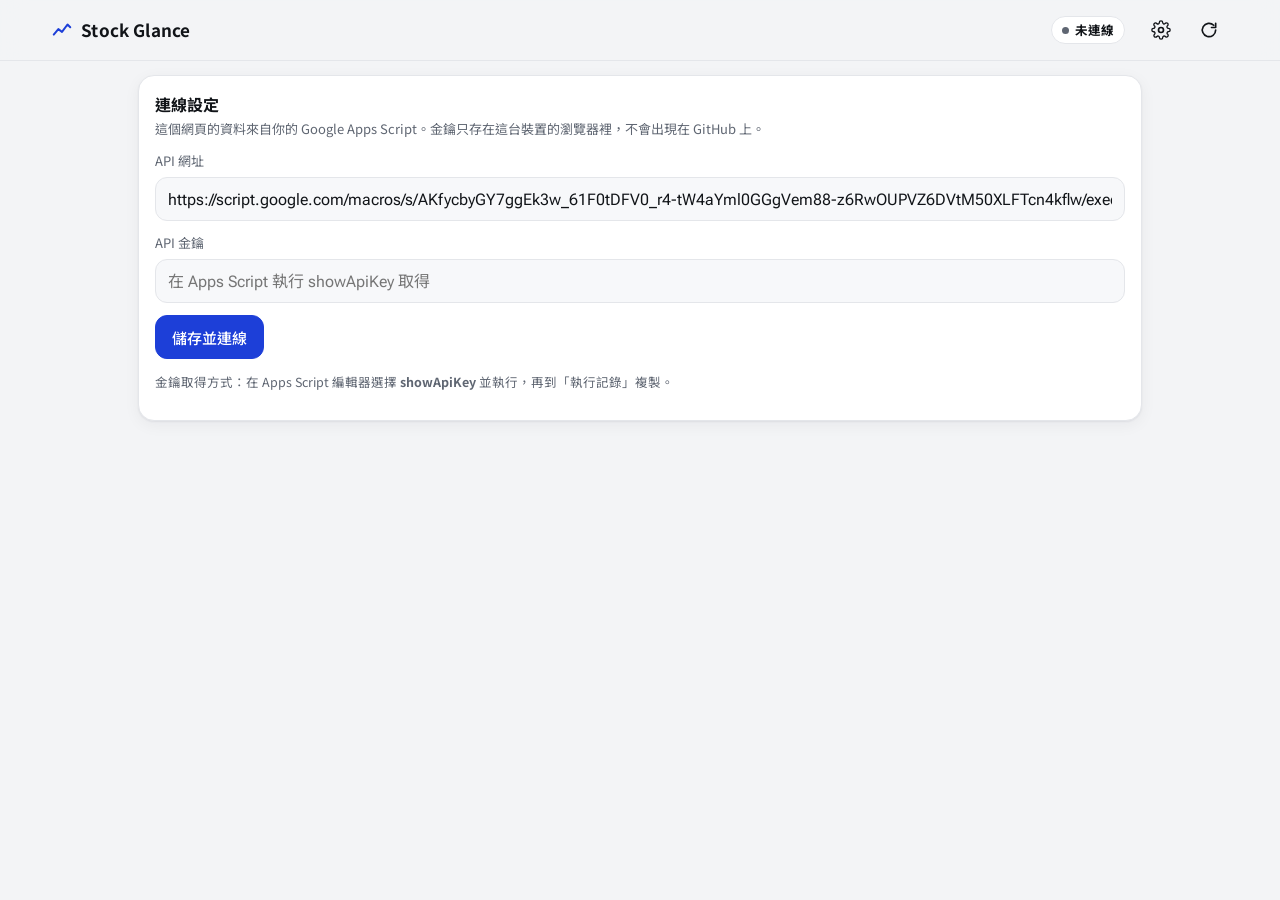
<file: docs/index.html>
<!DOCTYPE html>
<html lang="zh-Hant">
<head>
  <meta charset="utf-8">
  <meta name="theme-color" content="#f3f4f6" media="(prefers-color-scheme: light)">
  <meta name="theme-color" content="#0c0e12" media="(prefers-color-scheme: dark)">
  <link rel="preconnect" href="https://fonts.googleapis.com">
  <link rel="preconnect" href="https://fonts.gstatic.com" crossorigin>
  <link href="https://fonts.googleapis.com/css2?family=Noto+Sans+TC:wght@400;500;700&family=Roboto+Flex:opsz,wght@8..144,500;8..144,700&display=swap" rel="stylesheet">
  <meta name="viewport" content="width=device-width, initial-scale=1, viewport-fit=cover">
  <title>Stock Glance 台股觀測</title>
  <link rel="stylesheet" href="styles.css">
</head>
<body>
  <header class="top">
    <div class="brand">
      <svg viewBox="0 0 24 24" aria-hidden="true"><path d="M3 17l5-6 4 3 6-8 3 3" fill="none" stroke="currentColor" stroke-width="2.2" stroke-linecap="round" stroke-linejoin="round"/></svg>
      <span>Stock Glance</span>
    </div>
    <div class="status">
      <span id="mkt" class="pill"><i></i><b>載入中</b></span>
      <span id="upd" class="muted small"></span>
      <button id="btnSettings" class="icon-btn" aria-label="連線設定">
        <svg viewBox="0 0 24 24"><circle cx="12" cy="12" r="3" fill="none" stroke="currentColor" stroke-width="2"/><path d="M19.4 15a1.7 1.7 0 0 0 .3 1.8l.1.1a2 2 0 1 1-2.8 2.8l-.1-.1a1.7 1.7 0 0 0-1.8-.3 1.7 1.7 0 0 0-1 1.5V21a2 2 0 1 1-4 0v-.1a1.7 1.7 0 0 0-1.1-1.5 1.7 1.7 0 0 0-1.8.3l-.1.1a2 2 0 1 1-2.8-2.8l.1-.1a1.7 1.7 0 0 0 .3-1.8 1.7 1.7 0 0 0-1.5-1H3a2 2 0 1 1 0-4h.1a1.7 1.7 0 0 0 1.5-1.1 1.7 1.7 0 0 0-.3-1.8l-.1-.1a2 2 0 1 1 2.8-2.8l.1.1a1.7 1.7 0 0 0 1.8.3H9a1.7 1.7 0 0 0 1-1.5V3a2 2 0 1 1 4 0v.1a1.7 1.7 0 0 0 1 1.5 1.7 1.7 0 0 0 1.8-.3l.1-.1a2 2 0 1 1 2.8 2.8l-.1.1a1.7 1.7 0 0 0-.3 1.8V9a1.7 1.7 0 0 0 1.5 1H21a2 2 0 1 1 0 4h-.1a1.7 1.7 0 0 0-1.5 1z" fill="none" stroke="currentColor" stroke-width="1.6"/></svg>
      </button>
      <button id="btnRefresh" class="icon-btn" aria-label="重新整理">
        <svg viewBox="0 0 24 24"><path d="M20 12a8 8 0 1 1-2.34-5.66M20 4v5h-5" fill="none" stroke="currentColor" stroke-width="2" stroke-linecap="round" stroke-linejoin="round"/></svg>
      </button>
    </div>
  </header>

  <main id="app">
    <div id="banner" class="banner" hidden></div>
    <section id="v-setup" class="view" data-view="setup" hidden></section>
    <section id="v-overview" class="view" data-view="overview"><div class="skeleton"></div><div class="skeleton tall"></div></section>
    <section id="v-holdings" class="view" data-view="holdings" hidden></section>
    <section id="v-chips" class="view" data-view="chips" hidden></section>
    <section id="v-notes" class="view" data-view="notes" hidden></section>
  </main>

  <nav class="tabs" role="tablist">
    <button role="tab" data-tab="overview" aria-selected="true">
      <svg viewBox="0 0 24 24"><path d="M4 19V9M10 19V5M16 19v-7M22 19H2" fill="none" stroke="currentColor" stroke-width="2" stroke-linecap="round"/></svg><span>總覽</span></button>
    <button role="tab" data-tab="holdings">
      <svg viewBox="0 0 24 24"><rect x="3" y="6" width="18" height="14" rx="3" fill="none" stroke="currentColor" stroke-width="2"/><path d="M8 6V4h8v2M3 12h18" fill="none" stroke="currentColor" stroke-width="2"/></svg><span>持股</span></button>
    <button role="tab" data-tab="chips">
      <svg viewBox="0 0 24 24"><circle cx="9" cy="9" r="5" fill="none" stroke="currentColor" stroke-width="2"/><circle cx="15" cy="15" r="5" fill="none" stroke="currentColor" stroke-width="2"/></svg><span>籌碼</span></button>
    <button role="tab" data-tab="notes">
      <svg viewBox="0 0 24 24"><path d="M6 3h9l4 4v14H6zM14 3v5h5M9 13h7M9 17h5" fill="none" stroke="currentColor" stroke-width="2" stroke-linejoin="round"/></svg><span>觀察</span></button>
  </nav>

  <div id="sheet" class="sheet" hidden>
    <div class="sheet-backdrop" data-close></div>
    <div class="sheet-panel" role="dialog" aria-modal="true">
      <div class="sheet-grip" data-close></div>
      <button class="icon-btn sheet-x" data-close aria-label="關閉">
        <svg viewBox="0 0 24 24"><path d="M6 6l12 12M18 6L6 18" stroke="currentColor" stroke-width="2" stroke-linecap="round"/></svg>
      </button>
      <div id="sheetBody"></div>
    </div>
  </div>

  <div id="toast" class="toast" role="status"></div>

  <div id="gloss" class="gloss" hidden>
    <div class="sheet-backdrop" data-gclose></div>
    <div class="gloss-card" role="dialog" aria-modal="true" aria-labelledby="glossTitle">
      <button class="icon-btn sheet-x" data-gclose aria-label="關閉說明">
        <svg viewBox="0 0 24 24"><path d="M6 6l12 12M18 6L6 18" stroke="currentColor" stroke-width="2" stroke-linecap="round"/></svg>
      </button>
      <div id="glossBody"></div>
    </div>
  </div>

  <script src="glossary.js"></script>
  <script src="app.js"></script>
</body>
</html>
</file>
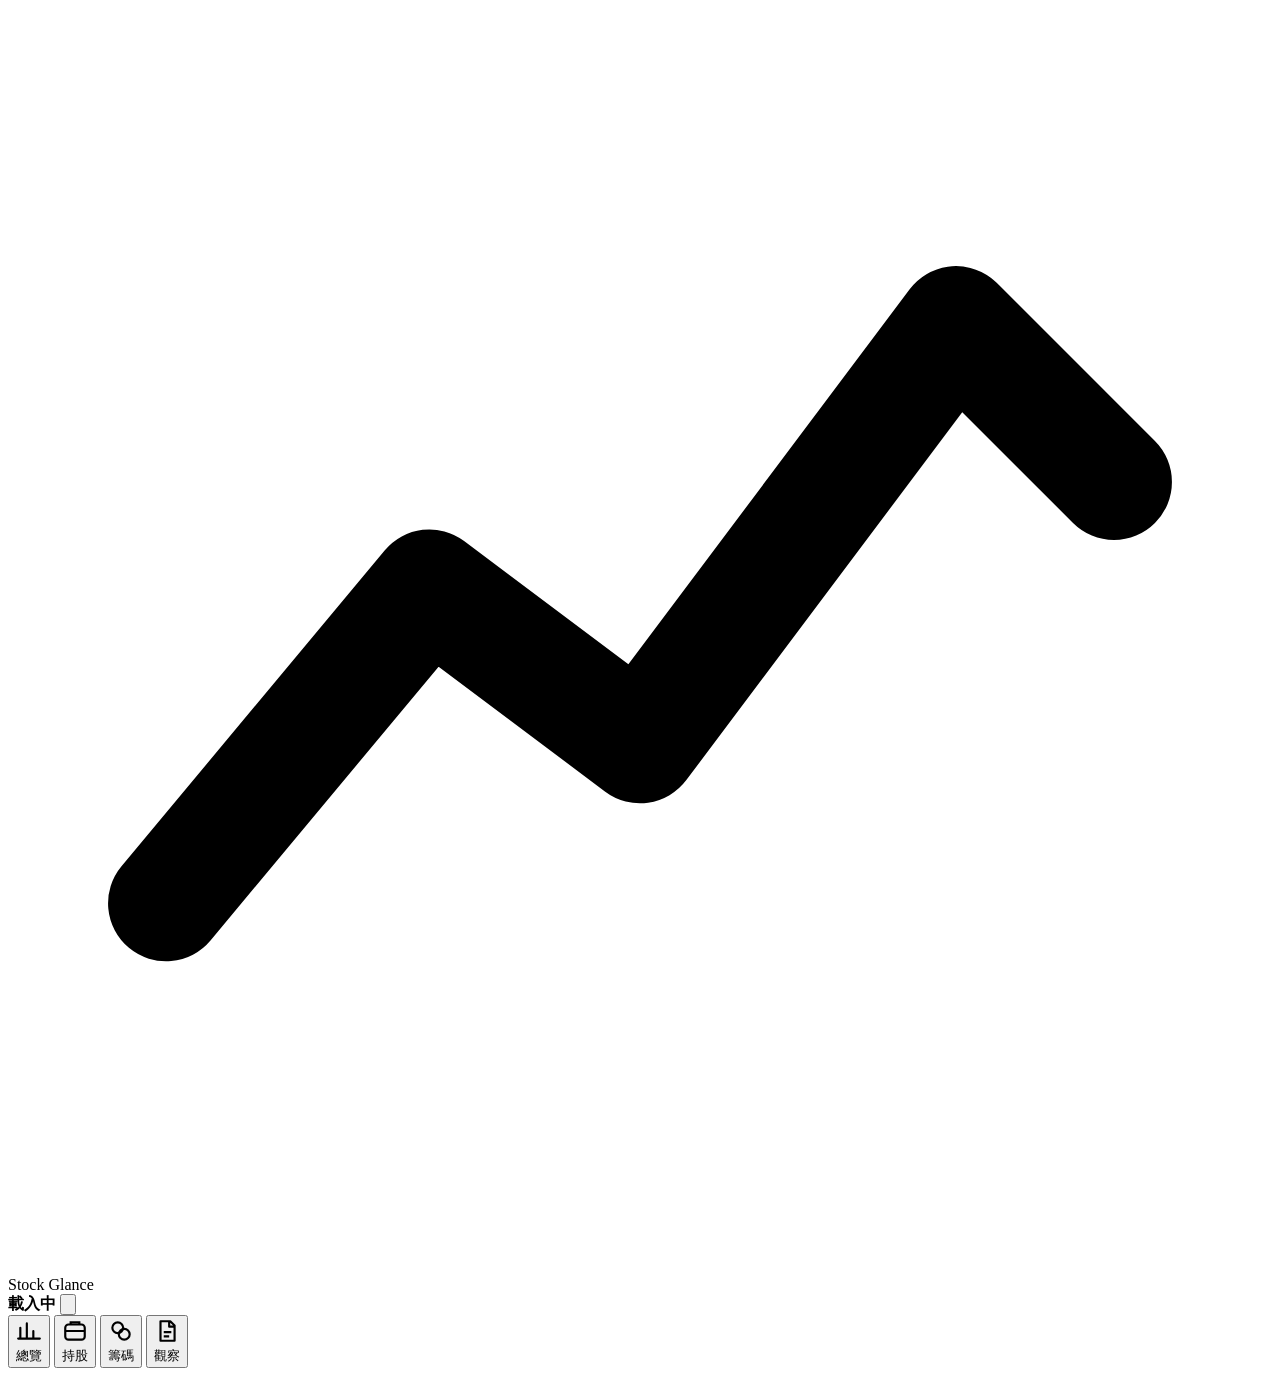
<file: src/index.html>
<!DOCTYPE html>
<html lang="zh-Hant">
<head>
  <base target="_top">
  <meta charset="utf-8">
  <meta name="theme-color" content="#f3f4f6" media="(prefers-color-scheme: light)">
  <meta name="theme-color" content="#0c0e12" media="(prefers-color-scheme: dark)">
  <link rel="preconnect" href="https://fonts.googleapis.com">
  <link rel="preconnect" href="https://fonts.gstatic.com" crossorigin>
  <link href="https://fonts.googleapis.com/css2?family=Noto+Sans+TC:wght@400;500;700&family=Roboto+Flex:opsz,wght@8..144,500;8..144,700&display=swap" rel="stylesheet">
  <?!= include('Styles'); ?>
</head>
<body>
  <header class="top">
    <div class="brand">
      <svg viewBox="0 0 24 24" aria-hidden="true"><path d="M3 17l5-6 4 3 6-8 3 3" fill="none" stroke="currentColor" stroke-width="2.2" stroke-linecap="round" stroke-linejoin="round"/></svg>
      <span>Stock Glance</span>
    </div>
    <div class="status">
      <span id="mkt" class="pill"><i></i><b>載入中</b></span>
      <span id="upd" class="muted small"></span>
      <button id="btnRefresh" class="icon-btn" aria-label="重新整理">
        <svg viewBox="0 0 24 24"><path d="M20 12a8 8 0 1 1-2.34-5.66M20 4v5h-5" fill="none" stroke="currentColor" stroke-width="2" stroke-linecap="round" stroke-linejoin="round"/></svg>
      </button>
    </div>
  </header>

  <main id="app">
    <div id="banner" class="banner" hidden></div>
    <section id="v-overview" class="view" data-view="overview"><div class="skeleton"></div><div class="skeleton tall"></div></section>
    <section id="v-holdings" class="view" data-view="holdings" hidden></section>
    <section id="v-chips" class="view" data-view="chips" hidden></section>
    <section id="v-notes" class="view" data-view="notes" hidden></section>
  </main>

  <nav class="tabs" role="tablist">
    <button role="tab" data-tab="overview" aria-selected="true">
      <svg viewBox="0 0 24 24"><path d="M4 19V9M10 19V5M16 19v-7M22 19H2" fill="none" stroke="currentColor" stroke-width="2" stroke-linecap="round"/></svg><span>總覽</span></button>
    <button role="tab" data-tab="holdings">
      <svg viewBox="0 0 24 24"><rect x="3" y="6" width="18" height="14" rx="3" fill="none" stroke="currentColor" stroke-width="2"/><path d="M8 6V4h8v2M3 12h18" fill="none" stroke="currentColor" stroke-width="2"/></svg><span>持股</span></button>
    <button role="tab" data-tab="chips">
      <svg viewBox="0 0 24 24"><circle cx="9" cy="9" r="5" fill="none" stroke="currentColor" stroke-width="2"/><circle cx="15" cy="15" r="5" fill="none" stroke="currentColor" stroke-width="2"/></svg><span>籌碼</span></button>
    <button role="tab" data-tab="notes">
      <svg viewBox="0 0 24 24"><path d="M6 3h9l4 4v14H6zM14 3v5h5M9 13h7M9 17h5" fill="none" stroke="currentColor" stroke-width="2" stroke-linejoin="round"/></svg><span>觀察</span></button>
  </nav>

  <div id="sheet" class="sheet" hidden>
    <div class="sheet-backdrop" data-close></div>
    <div class="sheet-panel" role="dialog" aria-modal="true">
      <div class="sheet-grip" data-close></div>
      <button class="icon-btn sheet-x" data-close aria-label="關閉">
        <svg viewBox="0 0 24 24"><path d="M6 6l12 12M18 6L6 18" stroke="currentColor" stroke-width="2" stroke-linecap="round"/></svg>
      </button>
      <div id="sheetBody"></div>
    </div>
  </div>

  <div id="toast" class="toast" role="status"></div>

  <?!= include('App'); ?>
</body>
</html>
</file>
<file: docs/styles.css>
/*
Stock Glance 樣式
VOICE  冷靜、精準，像券商研究部的盤後簡報；數字優先，不賣弄。
IDEA   一張可以帶著走的「看盤單」：上方是訊號儀表，下方是指標卡與持股帳本。
PICTURE 七格反彈訊號儀表 + 每張卡片的 60 日走勢線；細看時展開成完整走勢圖。
COLOUR 白底與墨色為主，深群青當強調；漲紅跌綠依台股慣例。
TYPE   Noto Sans TC 處理中文，數字用 Roboto Flex 等寬數字。
LAYOUT 手機單欄、底部分頁；寬螢幕兩欄卡片，內容最寬 1080px。
*/
:root{
  color-scheme:light dark;
  --bg:light-dark(#f3f4f6,#0c0e12);
  --card:light-dark(#ffffff,#161a21);
  --card2:light-dark(#f7f8fa,#1c212a);
  --ink:light-dark(#111418,#e9ebef);
  --muted:light-dark(#5f6672,#9aa3b0);
  --line:light-dark(#e4e6ea,#2a303a);
  --accent:light-dark(#1d3fd8,#7d97ff);
  --accent-soft:light-dark(#e8ecff,#1f2747);
  --up:light-dark(#d42a2a,#ff5d5d);
  --down:light-dark(#0f8a4a,#3ccf82);
  --up-soft:light-dark(#fdecec,#3a1b1d);
  --down-soft:light-dark(#e7f6ee,#15301f);
  --warn:light-dark(#b7791f,#f0b44c);
  --shadow:0 1px 2px rgba(15,20,30,.06),0 4px 16px rgba(15,20,30,.05);
  --num:'Roboto Flex','Noto Sans TC',system-ui,sans-serif;
  --r:16px;
  --tabh:64px;
}
@supports not (color:light-dark(#000,#fff)){
  :root{--bg:#f3f4f6;--card:#fff;--card2:#f7f8fa;--ink:#111418;--muted:#5f6672;--line:#e4e6ea;--accent:#1d3fd8;--accent-soft:#e8ecff;--up:#d42a2a;--down:#0f8a4a;--up-soft:#fdecec;--down-soft:#e7f6ee;--warn:#b7791f}
  @media (prefers-color-scheme:dark){:root{--bg:#0c0e12;--card:#161a21;--card2:#1c212a;--ink:#e9ebef;--muted:#9aa3b0;--line:#2a303a;--accent:#7d97ff;--accent-soft:#1f2747;--up:#ff5d5d;--down:#3ccf82;--up-soft:#3a1b1d;--down-soft:#15301f;--warn:#f0b44c}}
}
*{box-sizing:border-box;min-width:0}
html,body{margin:0;background:var(--bg);color:var(--ink)}
body{font:15px/1.55 'Noto Sans TC',system-ui,-apple-system,sans-serif;overflow-x:clip;-webkit-tap-highlight-color:transparent;
  padding-bottom:calc(var(--tabh) + env(safe-area-inset-bottom) + 12px)}
button{font:inherit;color:inherit;cursor:pointer}
a{color:var(--accent)}
.num{font-family:var(--num);font-variant-numeric:tabular-nums;white-space:nowrap;letter-spacing:-.01em}
.muted{color:var(--muted)}.small{font-size:12.5px}
.up{color:var(--up)}.down{color:var(--down)}.flat{color:var(--muted)}
[hidden]{display:none!important}

/* top bar */
.top{position:sticky;top:0;z-index:20;display:flex;align-items:center;justify-content:space-between;gap:8px;
  padding:calc(10px + env(safe-area-inset-top)) max(16px,4vw) 10px;background:color-mix(in srgb,var(--bg) 86%,transparent);
  backdrop-filter:saturate(1.4) blur(12px);-webkit-backdrop-filter:saturate(1.4) blur(12px);border-bottom:1px solid var(--line)}
.brand{display:flex;align-items:center;gap:8px;font-weight:700;font-size:17px;letter-spacing:.01em}
.brand svg{width:22px;height:22px;color:var(--accent)}
.status{display:flex;align-items:center;gap:8px}
.pill{display:inline-flex;align-items:center;gap:6px;padding:3px 10px;border-radius:99px;background:var(--card);border:1px solid var(--line);font-size:12.5px}
.pill i{width:7px;height:7px;border-radius:50%;background:var(--muted)}
.pill.open i{background:var(--up);box-shadow:0 0 0 0 var(--up);animation:pulse 1.8s infinite}
@keyframes pulse{0%{box-shadow:0 0 0 0 color-mix(in srgb,var(--up) 60%,transparent)}100%{box-shadow:0 0 0 8px transparent}}
@media (prefers-reduced-motion:reduce){.pill.open i{animation:none}}
.icon-btn{display:grid;place-items:center;width:40px;height:40px;border-radius:12px;border:0;background:transparent}
.icon-btn:hover{background:var(--card2)}
.icon-btn svg{width:20px;height:20px}
.icon-btn.spin svg{animation:spin .9s linear infinite}
@keyframes spin{to{transform:rotate(360deg)}}
@media (max-width:420px){#upd{display:none}}

main{max-width:1080px;margin:0 auto;padding:14px max(12px,3vw) 0}
.view{display:grid;gap:14px}
.banner{margin-bottom:12px;padding:10px 14px;border-radius:12px;background:color-mix(in srgb,var(--warn) 14%,var(--card));
  border:1px solid color-mix(in srgb,var(--warn) 40%,transparent);font-size:13.5px}

/* cards */
.card{background:var(--card);border:1px solid var(--line);border-radius:var(--r);box-shadow:var(--shadow);padding:16px}
.card h2{margin:0 0 2px;font-size:16px;font-weight:700}
.card .sub{margin:0 0 12px;color:var(--muted);font-size:13px}
.sec-title{display:flex;align-items:baseline;justify-content:space-between;gap:8px;margin:6px 4px -4px}
.sec-title h3{margin:0;font-size:15px}
.grid2{display:grid;grid-template-columns:repeat(2,minmax(0,1fr));gap:10px}
@media (min-width:760px){.grid2.wide{grid-template-columns:repeat(4,minmax(0,1fr))}.cols{display:grid;grid-template-columns:minmax(0,1.1fr) minmax(0,1fr);gap:14px;align-items:start}}

/* signal gauge */
.gauge-head{display:flex;align-items:flex-end;justify-content:space-between;gap:12px;flex-wrap:wrap}
.gauge-score{font-family:var(--num);font-size:clamp(40px,11vw,56px);line-height:1;font-weight:700;letter-spacing:-.03em}
.gauge-score small{font-size:.38em;color:var(--muted);font-weight:500;margin-left:4px}
.gauge-legend{display:flex;gap:10px;font-size:12.5px;color:var(--muted)}
.gauge-legend b{font-family:var(--num)}
.segs{display:grid;grid-template-columns:repeat(7,minmax(0,1fr));gap:5px;margin:14px 0 10px}
.seg{height:12px;border-radius:4px;background:var(--line);transform-origin:left;animation:grow .5s ease-out both}
.seg.pos{background:var(--up)}.seg.neg{background:var(--down)}.seg.neu{background:color-mix(in srgb,var(--muted) 45%,var(--line))}
@keyframes grow{from{transform:scaleX(0)}}
@media (prefers-reduced-motion:reduce){.seg{animation:none}}
.gauge-sum{font-size:17px;font-weight:700;margin:4px 0 2px;text-wrap:balance}
.sig-list{list-style:none;margin:12px 0 0;padding:0;border-top:1px solid var(--line)}
.sig-list li{border-bottom:1px solid var(--line)}
.sig-list details summary{display:grid;grid-template-columns:auto minmax(0,1fr) auto;align-items:center;gap:10px;padding:11px 2px;list-style:none;cursor:pointer;min-height:44px}
.sig-list summary::-webkit-details-marker{display:none}
.sig-list .rule{margin:0 0 12px 22px;font-size:13px;color:var(--muted)}
.dot{width:10px;height:10px;border-radius:50%;background:var(--line)}
.dot.pos{background:var(--up)}.dot.neg{background:var(--down)}.dot.neu{background:color-mix(in srgb,var(--muted) 60%,transparent)}
.sig-name{font-weight:500}
.sig-val{font-size:12.5px;color:var(--muted);display:block}
.tag{display:inline-block;font-size:12px;padding:2px 8px;border-radius:99px;background:var(--card2);color:var(--muted);white-space:nowrap}
.tag.pos{background:var(--up-soft);color:var(--up)}.tag.neg{background:var(--down-soft);color:var(--down)}

/* indicator tiles */
.tile{position:relative;display:block;width:100%;text-align:left;background:var(--card);border:1px solid var(--line);border-radius:14px;padding:12px 12px 8px;box-shadow:var(--shadow)}
.tile:active{transform:scale(.985)}
.tile .t-name{font-size:13px;color:var(--muted);display:flex;justify-content:space-between;gap:6px}
.tile .t-price{font-size:21px;font-weight:700;margin-top:2px}
.tile .t-chg{font-size:13px}
.tile svg.spark{display:block;width:100%;height:38px;margin-top:6px}
.tile .hint{font-size:11.5px}

/* holdings */
.sum-grid{display:grid;grid-template-columns:repeat(2,minmax(0,1fr));gap:14px 12px;margin-top:6px}
.kv .k{font-size:12.5px;color:var(--muted)}
.kv .v{font-size:18px;font-weight:700}
.kv .v.big{font-size:clamp(26px,7.5vw,34px);letter-spacing:-.02em}
.kv .v small{font-size:13px;font-weight:500;margin-left:4px}
.alloc{display:flex;height:12px;border-radius:6px;overflow:hidden;margin:16px 0 8px;background:var(--line)}
.alloc span{height:100%}
.alloc-legend{display:flex;flex-wrap:wrap;gap:6px 14px;font-size:12.5px;color:var(--muted)}
.alloc-legend i{display:inline-block;width:9px;height:9px;border-radius:3px;margin-right:5px;vertical-align:-1px}
.seg-ctl{display:flex;gap:6px;overflow-x:auto;padding:2px}
.seg-ctl button{flex:none;border:1px solid var(--line);background:var(--card);border-radius:99px;padding:7px 13px;font-size:13px;min-height:36px}
.seg-ctl button[aria-pressed=true]{background:var(--ink);color:var(--bg);border-color:var(--ink)}
.hold{display:grid;grid-template-columns:minmax(0,1fr) 84px auto;gap:6px 12px;align-items:center;width:100%;text-align:left;
  background:var(--card);border:1px solid var(--line);border-radius:14px;padding:13px 14px;box-shadow:var(--shadow)}
.hold:active{transform:scale(.99)}
.hold .h-name{font-weight:700;font-size:15px;overflow:hidden;text-overflow:ellipsis;white-space:nowrap}
.hold .h-code{font-size:12.5px;color:var(--muted);white-space:nowrap;overflow:hidden;text-overflow:ellipsis}
.hold .tag{margin-top:4px;font-size:11.5px;padding:1px 7px}
.hold svg.spark{width:84px;height:30px}
.hold .h-px{text-align:right}
.hold .h-px b{display:block;font-size:17px}
.hold .h-px span{font-size:12.5px}
.hold .h-foot{grid-column:1/-1;display:flex;justify-content:space-between;gap:10px;padding-top:9px;margin-top:3px;border-top:1px dashed var(--line);font-size:13px}
.hold .h-foot .pl{font-weight:700}
.list{display:grid;gap:10px}

/* chips */
.chip-now{display:grid;grid-template-columns:repeat(3,minmax(0,1fr));gap:10px}
.chip-now .kv .v{font-size:17px}
.fig{position:relative;height:210px;margin-top:6px}
.fig.tall{height:280px}
.fig svg{position:absolute;inset:0;width:100%;height:100%;overflow:visible}
.tip{position:absolute;pointer-events:none;z-index:3;background:var(--ink);color:var(--bg);font-size:12px;line-height:1.45;padding:6px 9px;border-radius:8px;white-space:nowrap;transform:translate(-50%,calc(-100% - 10px));opacity:0;transition:opacity .12s}
.tip.on{opacity:1}
table{width:100%;border-collapse:collapse;font-size:13.5px}
table.compact th,table.compact td{padding:8px 4px}
@media(max-width:420px){table.compact{font-size:12.5px}}
th,td{padding:8px 6px;border-bottom:1px solid var(--line);text-align:right}
th:first-child,td:first-child{text-align:left}
th{font-weight:500;color:var(--muted);font-size:12.5px}
.scroll{overflow-x:auto}
.btn{display:inline-flex;align-items:center;justify-content:center;gap:6px;min-height:44px;padding:0 16px;border-radius:12px;border:1px solid var(--line);background:var(--card);font-weight:500}
.btn.primary{background:var(--accent);color:#fff;border-color:var(--accent)}
.btn:focus-visible,.tile:focus-visible,.hold:focus-visible,.tabs button:focus-visible,.seg-ctl button:focus-visible{outline:2px solid var(--accent);outline-offset:2px}
.row{display:flex;gap:10px;flex-wrap:wrap;align-items:center}

/* notes */
.note{border-left:3px solid var(--accent)}
.note .meta{display:flex;gap:8px;align-items:center;font-size:12.5px;color:var(--muted);margin-bottom:4px}
.note h4{margin:0 0 6px;font-size:16px;text-wrap:balance}
.note p{margin:0;white-space:pre-line;font-size:14.5px}
.links{list-style:none;margin:0;padding:0}
.links li{border-bottom:1px solid var(--line)}
.links a{display:flex;justify-content:space-between;align-items:center;gap:10px;padding:12px 2px;min-height:44px;text-decoration:none;color:var(--ink)}
.links a::after{content:'↗';color:var(--muted)}
.links .grp{font-size:12px;color:var(--muted);padding:12px 2px 2px;border:0}
.disclaimer{font-size:12.5px;color:var(--muted);padding:4px 6px 10px}

/* tabs */
.tabs{position:fixed;left:0;right:0;bottom:0;z-index:30;display:grid;grid-template-columns:repeat(4,1fr);
  padding:6px max(8px,calc(50vw - 300px)) calc(6px + env(safe-area-inset-bottom));background:color-mix(in srgb,var(--card) 92%,transparent);
  backdrop-filter:blur(14px);-webkit-backdrop-filter:blur(14px);border-top:1px solid var(--line)}
.tabs button{display:flex;flex-direction:column;align-items:center;gap:2px;border:0;background:transparent;color:var(--muted);font-size:11.5px;min-height:50px;border-radius:12px}
.tabs svg{width:23px;height:23px}
.tabs button[aria-selected=true]{color:var(--accent);font-weight:700}

/* bottom sheet */
.sheet{position:fixed;inset:0;z-index:50}
.sheet-backdrop{position:absolute;inset:0;background:rgba(5,8,14,.45);animation:fade .2s both}
.sheet-panel{position:absolute;left:0;right:0;bottom:0;max-height:92vh;overflow-y:auto;overscroll-behavior:contain;background:var(--bg);
  border-radius:20px 20px 0 0;padding:8px max(14px,3vw) calc(24px + env(safe-area-inset-bottom));animation:rise .25s cubic-bezier(.2,.8,.2,1) both;
  max-width:860px;margin:0 auto}
@media (min-width:900px){.sheet-panel{top:5vh;bottom:auto;border-radius:20px;max-height:90vh}}
.sheet-grip{width:44px;height:5px;border-radius:3px;background:var(--line);margin:4px auto 8px}
.sheet-x{position:absolute;right:8px;top:8px}
@keyframes fade{from{opacity:0}}@keyframes rise{from{transform:translateY(40px);opacity:0}}
@media (prefers-reduced-motion:reduce){.sheet-backdrop,.sheet-panel{animation:none}}
.d-head{padding:6px 44px 10px 2px}
.d-head .d-name{font-size:19px;font-weight:700}
.d-head .d-price{font-size:34px;font-weight:700;letter-spacing:-.02em;line-height:1.15}
.ranges{display:flex;gap:4px;background:var(--card2);border:1px solid var(--line);border-radius:12px;padding:3px}
.ranges button{flex:1;border:0;background:transparent;border-radius:9px;min-height:36px;font-size:13px}
.ranges button[aria-pressed=true]{background:var(--card);box-shadow:var(--shadow);font-weight:700}
.toggles{display:flex;gap:6px;flex-wrap:wrap;margin:10px 0 0}
.toggles label{display:inline-flex;align-items:center;gap:6px;font-size:12.5px;padding:6px 10px;border:1px solid var(--line);border-radius:99px;background:var(--card);min-height:34px;cursor:pointer}
.toggles input{accent-color:var(--accent);width:15px;height:15px;margin:0}
.toggles i{width:12px;height:3px;border-radius:2px;display:inline-block}
.stats{display:grid;grid-template-columns:repeat(2,minmax(0,1fr));gap:0;background:var(--card);border:1px solid var(--line);border-radius:14px;overflow:hidden;margin-top:12px}
@media (min-width:600px){.stats{grid-template-columns:repeat(3,minmax(0,1fr))}}
.stats>div{background:var(--card);padding:10px 12px;box-shadow:0 0 0 .5px var(--line)}
.stats .k{font-size:12px;color:var(--muted)}
.stats .v{font-size:15.5px;font-weight:700}
.loading{display:grid;place-items:center;height:100%;color:var(--muted);font-size:13px}

/* misc */
.skeleton{height:150px;border-radius:var(--r);background:linear-gradient(90deg,var(--card) 25%,var(--card2) 50%,var(--card) 75%);background-size:200% 100%;animation:shimmer 1.2s infinite}
.skeleton.tall{height:320px}
@keyframes shimmer{to{background-position:-200% 0}}
.toast{position:fixed;left:50%;bottom:calc(var(--tabh) + 20px + env(safe-area-inset-bottom));transform:translateX(-50%) translateY(20px);opacity:0;
  background:var(--ink);color:var(--bg);padding:10px 16px;border-radius:12px;font-size:13.5px;z-index:60;transition:.2s;pointer-events:none;max-width:90vw}
.toast.on{opacity:1;transform:translateX(-50%)}
.empty{padding:20px;text-align:center;color:var(--muted);font-size:14px}
@media(max-width:600px){
  .stack thead{display:none}
  .stack tr{display:grid;grid-template-columns:repeat(2,minmax(0,1fr));padding:8px 0;border-bottom:1px solid var(--line)}
  .stack td{border:0;padding:3px 0;text-align:left}
  .stack td::before{content:attr(data-l);display:block;font-size:11.5px;color:var(--muted)}
  .stack td:first-child{grid-column:1/-1;font-weight:700}
  .stack td:first-child::before{display:none}
}
.form{display:grid;gap:12px;margin:4px 0 12px}
.form label{display:grid;gap:6px;font-size:13px;color:var(--muted)}
.form input{font:16px var(--num);padding:11px 12px;border-radius:12px;border:1px solid var(--line);background:var(--card2);color:var(--ink);min-height:44px;width:100%}
.form input:focus-visible{outline:2px solid var(--accent);outline-offset:1px}
.btn.wide{width:100%}
.btn.ghost{background:transparent}
.btn.small-btn{min-height:36px;padding:0 12px;font-size:13px}
.btn.danger{color:#fff;background:var(--down);border-color:var(--down)}
.btn:disabled{opacity:.6}
.act-row{margin:0 0 12px}.act-row .btn{flex:1}
.ranges button:disabled{opacity:.4}
.form-grid{display:grid;grid-template-columns:repeat(2,minmax(0,1fr));gap:12px}
.form-grid .span2{grid-column:1/-1}
.form label{display:grid;gap:6px}
.lots{display:flex;flex-wrap:wrap;gap:6px;margin-top:-4px}
.chip{border:1px solid var(--line);background:var(--card);border-radius:99px;padding:6px 12px;font-size:13px;min-height:34px}
.results{list-style:none;margin:0;padding:0;max-height:46vh;overflow-y:auto;border:1px solid var(--line);border-radius:12px;background:var(--card)}
.results:empty{display:none}
.results li{border-bottom:1px solid var(--line)}
.results li:last-child{border-bottom:0}
.results li.muted{padding:12px}
.results button{display:grid;grid-template-columns:72px minmax(0,1fr) auto;gap:8px;align-items:center;width:100%;text-align:left;border:0;background:transparent;padding:10px 12px;min-height:48px}
.results button:hover,.results button:focus-visible{background:var(--accent-soft);outline:none}
.results .code{font-weight:700}
.results .nm{overflow:hidden;text-overflow:ellipsis;white-space:nowrap}
.picked{display:flex;justify-content:space-between;align-items:center;gap:10px;padding:12px 14px}
.tx-sum{display:grid;grid-template-columns:repeat(2,minmax(0,1fr));gap:10px;padding:12px 14px;background:var(--card2)}
.txlist{list-style:none;margin:0;padding:0 14px}
.txlist li{display:flex;justify-content:space-between;align-items:center;gap:10px;padding:11px 0;border-bottom:1px solid var(--line)}
.txlist li:last-child{border-bottom:0}
.txlist .tag{margin-right:6px}
details.closed summary{cursor:pointer;min-height:28px}
details.closed .txlist{padding:6px 0 0}
.gi{display:inline-grid;place-items:center;width:18px;height:18px;border-radius:50%;font:700 11px/1 var(--num);color:var(--accent);background:var(--accent-soft);
  vertical-align:1px;cursor:pointer;flex:none;position:relative}
.gi::before{content:'';position:absolute;inset:-12px}
.gi:focus-visible{outline:2px solid var(--accent);outline-offset:2px}
.toggles>.gi{align-self:center;margin-right:2px}
.gloss{position:fixed;inset:0;z-index:70;display:grid;place-items:end center}
@media (min-width:600px){.gloss{place-items:center}}
.gloss-card{position:relative;width:min(560px,100%);max-height:85vh;overflow-y:auto;background:var(--card);border-radius:20px 20px 0 0;
  padding:22px 18px calc(20px + env(safe-area-inset-bottom));box-shadow:0 -8px 40px rgba(0,0,0,.25);animation:rise .22s cubic-bezier(.2,.8,.2,1) both}
@media (min-width:600px){.gloss-card{border-radius:20px}}
.gloss-card h2{margin:0 44px 12px 0;font-size:19px;line-height:1.35}
.gloss-dl{margin:0 0 16px}
.gloss-dl dt{font-size:12.5px;color:var(--accent);font-weight:700;margin-top:12px}
.gloss-dl dd{margin:3px 0 0;font-size:15px;line-height:1.65}
.gl-list{display:flex;flex-wrap:wrap;gap:8px}

/* 含息損益、類別比重、規則提醒、配息提醒 */
.hold .h-foot .pl-wrap{text-align:right}
.hold .h-foot .pl-div{display:block;font-size:12px;font-weight:500;margin-top:2px}
.alloc-title{display:flex;justify-content:space-between;align-items:baseline;gap:8px;margin-top:16px}
.alloc.thin{height:9px;margin:6px 0 6px}
.style-line{font-size:12px;color:var(--muted);margin-top:6px}
.rule-warn{margin-top:14px;padding:10px 12px;border-radius:12px;background:color-mix(in srgb,var(--warn) 14%,var(--card));font-size:13px;line-height:1.55}
.rule-warn ul{margin:4px 0 0;padding-left:18px}
.rule-warn .muted{font-size:12px}
#divhints summary{cursor:pointer;list-style:none;display:flex;justify-content:space-between;align-items:center;gap:8px;min-height:36px}
#divhints summary::-webkit-details-marker{display:none}
#divhints .txlist{padding:0}
#divhints .hint-act{display:flex;gap:6px;flex:none}
.tag.div{background:color-mix(in srgb,var(--warn) 16%,var(--card));color:var(--warn)}
.role-row{display:flex;align-items:center;gap:10px;margin:0 0 12px;font-size:12.5px;color:var(--muted)}
.role-row .ranges{flex:none;width:160px}
</file>
